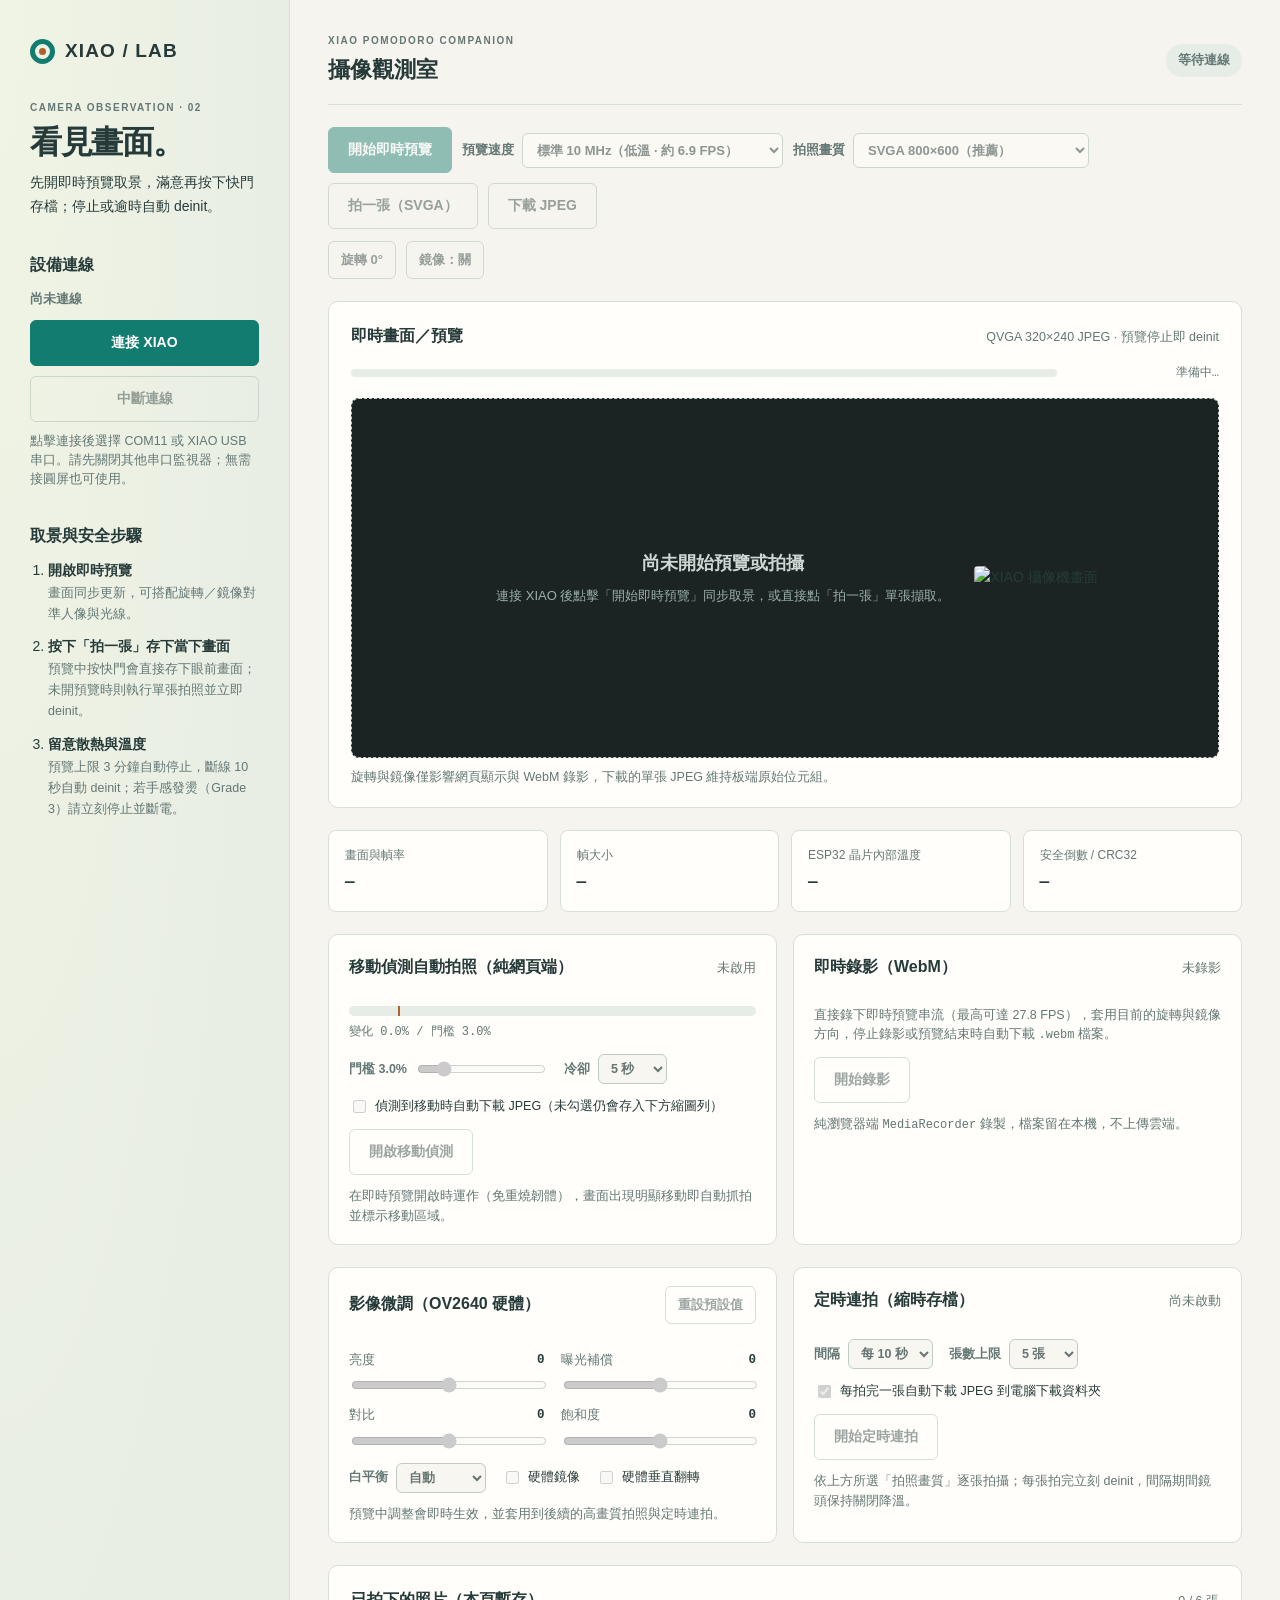
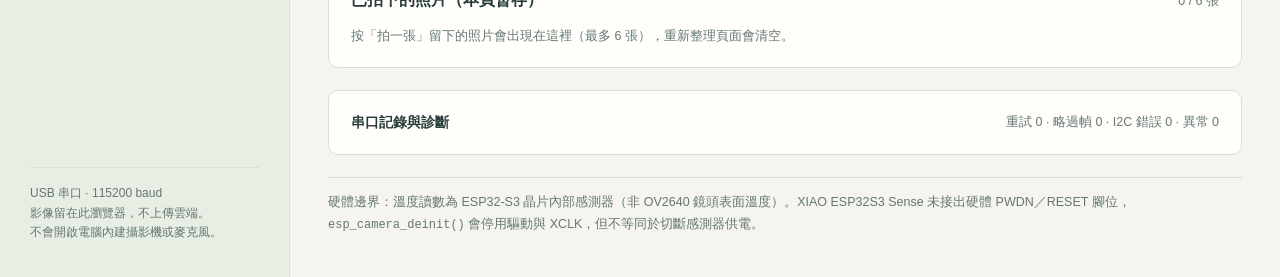
<file: tools/camera-monitor/index.html>
<!doctype html>
<html lang="zh-Hant">
<head>
  <meta charset="utf-8">
  <meta name="viewport" content="width=device-width, initial-scale=1">
  <title>XIAO 攝像觀測室</title>
  <link rel="stylesheet" href="styles.css">
  <script type="module" src="monitor.mjs"></script>
</head>
<body>
  <div class="workspace">
    <aside class="sidebar">
      <a class="brand" href="./" aria-label="XIAO 攝像觀測室首頁"><span class="brand-mark" aria-hidden="true"></span>XIAO / LAB</a>
      <div class="intro">
        <p class="eyebrow">CAMERA OBSERVATION · 02</p>
        <h1>看見畫面。</h1>
        <p>先開即時預覽取景，滿意再按下快門存檔；停止或逾時自動 deinit。</p>
      </div>
      <section class="connection" aria-labelledby="connection-heading">
        <h2 id="connection-heading">設備連線</h2>
        <p id="connection-state" class="connection-state" role="status">尚未連線</p>
        <button id="connect" class="primary">連接 XIAO</button>
        <button id="disconnect" class="secondary" disabled>中斷連線</button>
        <p id="connection-help" class="small">點擊連接後選擇 COM11 或 XIAO USB 串口。請先關閉其他串口監視器；無需接圓屏也可使用。</p>
        <p id="message" class="message" role="alert" hidden></p>
      </section>
      <section class="steps" aria-labelledby="steps-heading">
        <h2 id="steps-heading">取景與安全步驟</h2>
        <ol>
          <li><strong>開啟即時預覽</strong><span>畫面同步更新，可搭配旋轉／鏡像對準人像與光線。</span></li>
          <li><strong>按下「拍一張」存下當下畫面</strong><span>預覽中按快門會直接存下眼前畫面；未開預覽時則執行單張拍照並立即 deinit。</span></li>
          <li><strong>留意散熱與溫度</strong><span>預覽上限 3 分鐘自動停止，斷線 10 秒自動 deinit；若手感發燙（Grade 3）請立刻停止並斷電。</span></li>
        </ol>
      </section>
      <p class="local-note">USB 串口 · 115200 baud<br>影像留在此瀏覽器，不上傳雲端。<br>不會開啟電腦內建攝影機或麥克風。</p>
    </aside>
    <main>
      <header class="topbar">
        <div>
          <p class="eyebrow">XIAO POMODORO COMPANION</p>
          <h2>攝像觀測室</h2>
        </div>
        <span id="status-badge" class="badge" data-state="idle">等待連線</span>
      </header>

      <section class="controls" aria-label="預覽與拍照操作">
        <div class="controls-left">
          <button id="preview-toggle" class="primary" disabled>開始即時預覽</button>
          <label class="size-picker" for="preview-interval">
            <span>預覽速度</span>
            <select id="preview-interval" disabled>
              <option value="0" selected>標準 10 MHz（低溫 · 約 6.9 FPS）</option>
              <option value="0:FAST">極速測試 20 MHz 雙緩衝（測極速）</option>
              <option value="150">省電 10 MHz（150 ms · 約 6.4 FPS）</option>
            </select>
          </label>
          <label class="size-picker" for="capture-size">
            <span>拍照畫質</span>
            <select id="capture-size" disabled>
              <option value="SVGA" selected>SVGA 800×600（推薦）</option>
              <option value="UXGA">UXGA 1600×1200（200萬最高）</option>
              <option value="VGA">VGA 640×480</option>
              <option value="QVGA">QVGA 320×240</option>
              <option value="LIVE">預覽當下幀（320×240 瞬拍）</option>
            </select>
          </label>
          <button id="capture" class="secondary" disabled>拍一張</button>
          <button id="download" class="secondary" disabled>下載 JPEG</button>
        </div>
        <div class="controls-right">
          <button id="rotate" class="secondary small-btn" type="button" disabled>旋轉 0°</button>
          <button id="mirror" class="secondary small-btn" type="button" aria-pressed="false" disabled>鏡像：關</button>
        </div>
      </section>

      <section class="viewer-panel" aria-labelledby="viewer-heading">
        <div class="panel-title">
          <h2 id="viewer-heading">即時畫面／預覽</h2>
          <span id="viewer-subtitle">QVGA 320×240 JPEG · 預覽停止即 deinit</span>
        </div>
        <div class="progress-wrap" id="progress-wrap" hidden>
          <div class="progress-track"><div class="progress-bar" id="progress-bar"></div></div>
          <span id="progress-text" class="progress-text">準備中…</span>
        </div>
        <div class="stage" id="stage">
          <div id="empty-state" class="empty-state">
            <p class="empty-title">尚未開始預覽或拍攝</p>
            <p class="empty-sub">連接 XIAO 後點擊「開始即時預覽」同步取景，或直接點「拍一張」單張擷取。</p>
          </div>
          <div id="stage-frame" class="stage-frame" hidden>
            <img id="preview-image" alt="XIAO 攝像機畫面">
            <canvas id="motion-overlay" class="motion-overlay" width="320" height="240" hidden></canvas>
          </div>
          <span id="live-pill" class="live-pill" hidden>LIVE</span>
          <span id="rec-pill" class="rec-pill" hidden>REC 00:00</span>
        </div>
        <p id="transform-note" class="small">旋轉與鏡像僅影響網頁顯示與 WebM 錄影，下載的單張 JPEG 維持板端原始位元組。</p>
      </section>

      <section class="readout" aria-label="即時狀態與拍攝資訊">
        <div><span>畫面與幀率</span><strong id="meta-size">—</strong></div>
        <div><span>幀大小</span><strong id="meta-bytes">—</strong></div>
        <div><span>ESP32 晶片內部溫度</span><strong id="meta-temp">—</strong></div>
        <div><span>安全倒數 / CRC32</span><strong id="meta-verify">—</strong></div>
      </section>

      <section class="tools-grid" aria-label="移動偵測與即時錄影">
        <div class="tool-card">
          <div class="panel-title">
            <h2>移動偵測自動拍照（純網頁端）</h2>
            <span id="motion-status">未啟用</span>
          </div>
          <div class="motion-meter">
            <div class="motion-track">
              <div id="motion-bar" class="motion-bar"></div>
              <div id="motion-threshold-mark" class="motion-mark"></div>
            </div>
            <span id="motion-readout" class="motion-readout">變化 0.0% / 門檻 3.0%</span>
          </div>
          <div class="tune-row">
            <label class="inline-field" for="motion-threshold">
              <span>門檻 <strong id="val-motion-threshold">3.0%</strong></span>
              <input id="motion-threshold" type="range" min="0.5" max="15" step="0.5" value="3" disabled>
            </label>
            <label class="inline-field" for="motion-cooldown">
              <span>冷卻</span>
              <select id="motion-cooldown" disabled>
                <option value="3000">3 秒</option>
                <option value="5000" selected>5 秒</option>
                <option value="10000">10 秒</option>
              </select>
            </label>
          </div>
          <label class="check-field">
            <input id="motion-autodownload" type="checkbox" disabled>
            <span>偵測到移動時自動下載 JPEG（未勾選仍會存入下方縮圖列）</span>
          </label>
          <div class="timelapse-actions">
            <button id="motion-toggle" class="secondary" type="button" disabled>開啟移動偵測</button>
          </div>
          <p class="small">在即時預覽開啟時運作（免重燒韌體），畫面出現明顯移動即自動抓拍並標示移動區域。</p>
        </div>

        <div class="tool-card">
          <div class="panel-title">
            <h2>即時錄影（WebM）</h2>
            <span id="record-status">未錄影</span>
          </div>
          <p class="small">直接錄下即時預覽串流（最高可達 27.8 FPS），套用目前的旋轉與鏡像方向，停止錄影或預覽結束時自動下載 <code>.webm</code> 檔案。</p>
          <div class="timelapse-actions">
            <button id="record-toggle" class="secondary" type="button" disabled>開始錄影</button>
          </div>
          <p class="small">純瀏覽器端 <code>MediaRecorder</code> 錄製，檔案留在本機，不上傳雲端。</p>
        </div>
      </section>

      <section class="tools-grid" aria-label="影像微調與定時連拍">
        <div class="tool-card">
          <div class="panel-title">
            <h2>影像微調（OV2640 硬體）</h2>
            <button id="tune-reset" class="secondary small-btn" type="button" disabled>重設預設值</button>
          </div>
          <div class="tune-sliders">
            <label>
              <span>亮度 <strong id="val-brightness">0</strong></span>
              <input id="tune-brightness" type="range" min="-2" max="2" step="1" value="0" disabled>
            </label>
            <label>
              <span>曝光補償 <strong id="val-ae">0</strong></span>
              <input id="tune-ae" type="range" min="-2" max="2" step="1" value="0" disabled>
            </label>
            <label>
              <span>對比 <strong id="val-contrast">0</strong></span>
              <input id="tune-contrast" type="range" min="-2" max="2" step="1" value="0" disabled>
            </label>
            <label>
              <span>飽和度 <strong id="val-saturation">0</strong></span>
              <input id="tune-saturation" type="range" min="-2" max="2" step="1" value="0" disabled>
            </label>
          </div>
          <div class="tune-row">
            <label class="inline-field" for="tune-wb">
              <span>白平衡</span>
              <select id="tune-wb" disabled>
                <option value="0" selected>自動</option>
                <option value="1">晴天</option>
                <option value="2">陰天</option>
                <option value="3">辦公室</option>
                <option value="4">室內暖光</option>
              </select>
            </label>
            <label class="check-field"><input id="tune-hmirror" type="checkbox" disabled><span>硬體鏡像</span></label>
            <label class="check-field"><input id="tune-vflip" type="checkbox" disabled><span>硬體垂直翻轉</span></label>
          </div>
          <p class="small">預覽中調整會即時生效，並套用到後續的高畫質拍照與定時連拍。</p>
        </div>

        <div class="tool-card">
          <div class="panel-title">
            <h2>定時連拍（縮時存檔）</h2>
            <span id="timelapse-status">尚未啟動</span>
          </div>
          <div class="timelapse-fields">
            <label class="inline-field" for="timelapse-interval">
              <span>間隔</span>
              <select id="timelapse-interval" disabled>
                <option value="5">每 5 秒</option>
                <option value="10" selected>每 10 秒</option>
                <option value="30">每 30 秒</option>
                <option value="60">每 60 秒</option>
              </select>
            </label>
            <label class="inline-field" for="timelapse-count">
              <span>張數上限</span>
              <select id="timelapse-count" disabled>
                <option value="3">3 張</option>
                <option value="5" selected>5 張</option>
                <option value="10">10 張</option>
                <option value="20">20 張</option>
              </select>
            </label>
          </div>
          <label class="check-field timelapse-check">
            <input id="timelapse-autodownload" type="checkbox" checked disabled>
            <span>每拍完一張自動下載 JPEG 到電腦下載資料夾</span>
          </label>
          <div class="timelapse-actions">
            <button id="timelapse-toggle" class="secondary" type="button" disabled>開始定時連拍</button>
          </div>
          <p class="small">依上方所選「拍照畫質」逐張拍攝；每張拍完立刻 deinit，間隔期間鏡頭保持關閉降溫。</p>
        </div>
      </section>

      <section class="history-panel" aria-labelledby="history-heading">
        <div class="panel-title">
          <h2 id="history-heading">已拍下的照片（本頁暫存）</h2>
          <span id="history-count">0 / 6 張</span>
        </div>
        <div id="history-strip" class="history-strip">
          <p class="small">按「拍一張」留下的照片會出現在這裡（最多 6 張），重新整理頁面會清空。</p>
        </div>
      </section>

      <details class="diagnostics">
        <summary>串口記錄與診斷 <span id="diagnostic-summary">尚無記錄</span></summary>
        <p class="small">保留最近 120 行串口輸出（串流幀內容 `CAM FDATA` 不重複洗版）。I2C 或韌體錯誤會如實顯示。</p>
        <pre id="raw-log" tabindex="0" aria-label="最近串口記錄"></pre>
      </details>

      <footer>
        硬體邊界：溫度讀數為 ESP32-S3 晶片內部感測器（非 OV2640 鏡頭表面溫度）。XIAO ESP32S3 Sense 未接出硬體 PWDN／RESET 腳位，<code>esp_camera_deinit()</code> 會停用驅動與 XCLK，但不等同於切斷感測器供電。
      </footer>
    </main>
  </div>
</body>
</html>
</file>
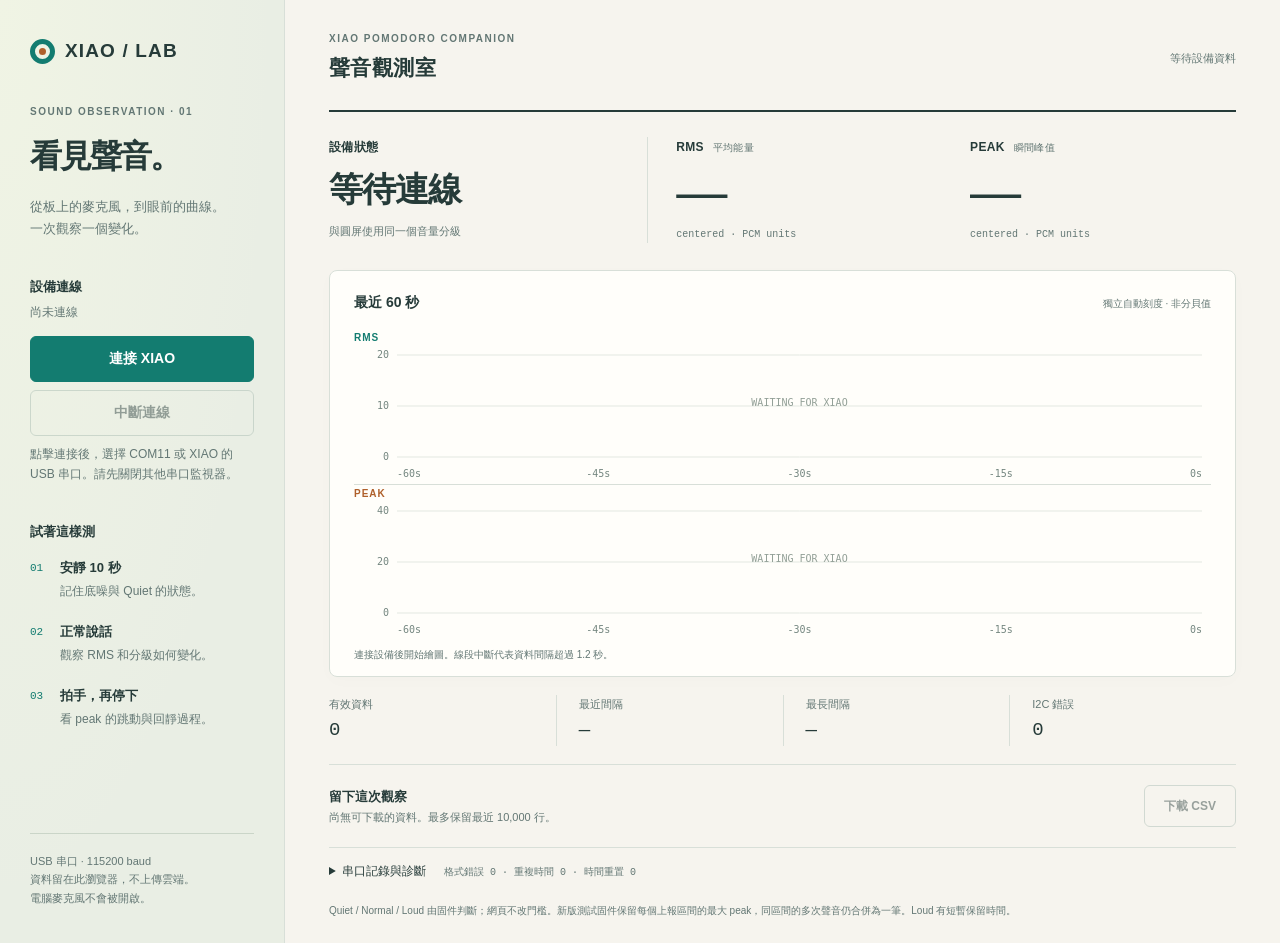
<file: tools/microphone-monitor/index.html>
<!doctype html>
<html lang="zh-Hant">
<head>
  <meta charset="utf-8">
  <meta name="viewport" content="width=device-width, initial-scale=1">
  <title>XIAO 聲音觀測室</title>
  <link rel="stylesheet" href="styles.css">
  <script type="module" src="monitor.mjs"></script>
</head>
<body>
  <div class="workspace">
    <aside class="sidebar">
      <a class="brand" href="./" aria-label="XIAO 聲音觀測室首頁"><span class="brand-mark" aria-hidden="true"></span>XIAO / LAB</a>
      <div class="intro"><p class="eyebrow">SOUND OBSERVATION · 01</p><h1>看見聲音。</h1><p>從板上的麥克風，到眼前的曲線。<br>一次觀察一個變化。</p></div>
      <section class="connection" aria-labelledby="connection-heading">
        <h2 id="connection-heading">設備連線</h2>
        <p id="connection-state" class="connection-state" role="status">尚未連線</p>
        <button id="connect" class="primary">連接 XIAO</button>
        <button id="disconnect" class="secondary" disabled>中斷連線</button>
        <p id="connection-help" class="small">點擊連接後，選擇 COM11 或 XIAO 的 USB 串口。請先關閉其他串口監視器。</p>
        <p id="message" class="message" role="alert" hidden></p>
      </section>
      <section class="steps" aria-labelledby="steps-heading"><h2 id="steps-heading">試著這樣測</h2>
        <ol><li><strong>安靜 10 秒</strong><span>記住底噪與 Quiet 的狀態。</span></li><li><strong>正常說話</strong><span>觀察 RMS 和分級如何變化。</span></li><li><strong>拍手，再停下</strong><span>看 peak 的跳動與回靜過程。</span></li></ol>
      </section>
      <p class="local-note">USB 串口 · 115200 baud<br>資料留在此瀏覽器，不上傳雲端。<br>電腦麥克風不會被開啟。</p>
    </aside>
    <main>
      <header class="topbar"><div><p class="eyebrow">XIAO POMODORO COMPANION</p><h2>聲音觀測室</h2></div><span id="freshness" class="freshness">等待設備資料</span></header>
      <section class="readout" aria-label="目前麥克風數據">
        <div class="level-block"><p class="metric-label">設備狀態</p><strong id="level" data-level="Off">等待資料</strong><p id="level-note">與圓屏使用同一個音量分級</p></div>
        <div><p class="metric-label">RMS <span>平均能量</span></p><strong id="rms" class="number">—</strong><p class="unit">centered · PCM units</p></div>
        <div><p class="metric-label">PEAK <span>瞬間峰值</span></p><strong id="peak" class="number">—</strong><p class="unit">centered · PCM units</p></div>
      </section>
      <section class="chart-panel" aria-labelledby="chart-heading">
        <div class="panel-title"><h2 id="chart-heading">最近 60 秒</h2><span>獨立自動刻度 · 非分貝值</span></div>
        <div class="chart"><span class="chart-name rms-color">RMS</span><canvas id="rms-chart" role="img" aria-label="最近 60 秒 RMS 折線圖"></canvas></div>
        <div class="chart"><span class="chart-name peak-color">PEAK</span><canvas id="peak-chart" role="img" aria-label="最近 60 秒 peak 折線圖"></canvas></div>
        <p id="chart-note" class="chart-note">連接設備後開始繪圖。線段中斷代表資料間隔超過 1.2 秒。</p>
      </section>
      <section class="health" aria-label="資料品質">
        <div><span>有效資料</span><strong id="row-count">0</strong></div><div><span>最近間隔</span><strong id="interval">—</strong></div><div><span>最長間隔</span><strong id="max-gap">—</strong></div><div id="i2c-stat"><span>I2C 錯誤</span><strong id="i2c-count">0</strong></div>
      </section>
      <section class="data-actions"><div><h2>留下這次觀察</h2><p id="retention">尚無可下載的資料。最多保留最近 10,000 行。</p></div><button id="download" class="secondary" disabled>下載 CSV</button></section>
      <details class="diagnostics"><summary>串口記錄與診斷 <span id="diagnostic-summary">尚無記錄</span></summary><p class="small">保留最近 120 行。I2C 訊息會計數，不會當成音量資料；網頁不會自動判定硬體測試通過。</p><pre id="raw-log" tabindex="0" aria-label="最近串口記錄"></pre></details>
      <footer>Quiet / Normal / Loud 由固件判斷；網頁不改門檻。新版測試固件保留每個上報區間的最大 peak，同區間的多次聲音仍合併為一筆。Loud 有短暫保留時間。</footer>
    </main>
  </div>
</body>
</html>
</file>
<file: tools/camera-monitor/styles.css>
:root {
  --paper: #f6f4ee;
  --ink: #263b39;
  --muted: #637774;
  --line: #d8dfd8;
  --teal: #137c70;
  --amber: #af602b;
  --danger: #ad3d32;
  --white: #fffefa;
  --display: "Bahnschrift", "Microsoft JhengHei", sans-serif;
  --body: "Microsoft JhengHei", "Noto Sans TC", sans-serif;
  --mono: "Cascadia Code", Consolas, monospace;
}

* { box-sizing: border-box; }

body {
  margin: 0;
  background: var(--paper);
  color: var(--ink);
  font-family: var(--body);
  font-size: 14px;
  line-height: 1.7;
}

button, a { -webkit-tap-highlight-color: transparent; }

button {
  font: inherit;
  font-weight: 700;
  cursor: pointer;
  border-radius: 6px;
  padding: 10px 19px;
  transition: background .15s, border-color .15s;
}

button:disabled {
  cursor: not-allowed;
  opacity: .45;
}

button:focus-visible, a:focus-visible, summary:focus-visible, pre:focus-visible {
  outline: 3px solid #d78b45;
  outline-offset: 4px;
}

button.primary {
  background: var(--teal);
  border: 1px solid var(--teal);
  color: #fff;
}

button.primary:hover:not(:disabled) { background: #09695e; }

button.secondary {
  background: transparent;
  border: 1px solid #a4b8af;
  color: var(--ink);
}

button.secondary:hover:not(:disabled) { background: #e6ede4; }
button.danger-btn {
  background: var(--danger);
  border: 1px solid var(--danger);
  color: #fff;
}
button.danger-btn:hover:not(:disabled) { background: #922e24; }
button.small-btn { padding: 7px 12px; font-size: 13px; font-weight: 600; }

p, h1, h2 { margin: 0; }
h2 { font-size: 16px; font-weight: 700; }
strong { font-weight: 650; }
code { font-family: var(--mono); font-size: 12px; }

.workspace {
  max-width: 1440px;
  margin: 0 auto;
  display: grid;
  grid-template-columns: 290px minmax(0, 1fr);
  min-height: 100vh;
}

.sidebar {
  padding: 35px 30px;
  background: radial-gradient(ellipse at 0 0, #f0f4e4 0, transparent 68%), #e9eee4;
  border-right: 1px solid var(--line);
  display: flex;
  flex-direction: column;
  gap: 32px;
}

.brand {
  font-family: var(--display);
  font-size: 19px;
  font-weight: 600;
  letter-spacing: .06em;
  color: var(--ink);
  text-decoration: none;
  display: flex;
  align-items: center;
  gap: 10px;
}

.brand-mark {
  width: 25px;
  height: 25px;
  border: 5px solid var(--teal);
  border-radius: 50%;
  position: relative;
}

.brand-mark:after {
  content: "";
  position: absolute;
  inset: 4px;
  background: var(--amber);
  border-radius: 50%;
}

.eyebrow {
  font-family: var(--display);
  font-size: 10px;
  letter-spacing: .15em;
  color: var(--muted);
  font-weight: 600;
}

.intro h1 {
  font-family: var(--display);
  font-size: 32px;
  letter-spacing: -.04em;
  line-height: 1.15;
  margin: 8px 0 10px;
}

.connection {
  display: flex;
  flex-direction: column;
  gap: 10px;
}

.connection-state {
  font-size: 13px;
  color: var(--muted);
  font-weight: 600;
}

.small {
  font-size: 12.5px;
  color: var(--muted);
  line-height: 1.55;
}

.message {
  padding: 10px 12px;
  border-radius: 6px;
  background: #fbeae7;
  border: 1px solid #e6b8b0;
  color: var(--danger);
  font-size: 13px;
  line-height: 1.5;
}

.steps ol {
  margin: 10px 0 0;
  padding-left: 18px;
  display: flex;
  flex-direction: column;
  gap: 10px;
}

.steps li span {
  display: block;
  font-size: 12.5px;
  color: var(--muted);
}

.local-note {
  margin-top: auto;
  padding-top: 16px;
  border-top: 1px solid var(--line);
  font-size: 12px;
  color: var(--muted);
  line-height: 1.6;
}

main {
  padding: 32px 38px 42px;
  display: flex;
  flex-direction: column;
  gap: 22px;
}

.topbar {
  display: flex;
  justify-content: space-between;
  align-items: center;
  gap: 16px;
  border-bottom: 1px solid var(--line);
  padding-bottom: 16px;
}

.topbar h2 {
  font-size: 22px;
  margin-top: 2px;
}

.badge {
  font-size: 12.5px;
  font-weight: 700;
  padding: 6px 12px;
  border-radius: 999px;
  background: #e6ece6;
  color: var(--muted);
  white-space: nowrap;
}

.badge[data-state="ready"] { background: #dff1ec; color: var(--teal); }
.badge[data-state="busy"] { background: #f8ebd8; color: var(--amber); }
.badge[data-state="error"] { background: #fbeae7; color: var(--danger); }

.controls {
  display: flex;
  justify-content: space-between;
  align-items: center;
  flex-wrap: wrap;
  gap: 12px;
}

.controls-left, .controls-right {
  display: flex;
  align-items: center;
  gap: 10px;
  flex-wrap: wrap;
}

.size-picker {
  display: inline-flex;
  align-items: center;
  gap: 8px;
  font-size: 13px;
  color: var(--muted);
  font-weight: 600;
}

.size-picker select {
  font: inherit;
  color: var(--ink);
  background: var(--white);
  border: 1px solid #a4b8af;
  border-radius: 6px;
  padding: 8px 10px;
}

.size-picker select:disabled {
  opacity: .5;
  cursor: not-allowed;
}

.viewer-panel, .history-panel, .diagnostics {
  background: var(--white);
  border: 1px solid var(--line);
  border-radius: 10px;
  padding: 20px 22px;
}

.panel-title {
  display: flex;
  justify-content: space-between;
  align-items: baseline;
  gap: 12px;
  margin-bottom: 14px;
}

.panel-title span {
  font-size: 12.5px;
  color: var(--muted);
}

.progress-wrap {
  display: flex;
  align-items: center;
  gap: 12px;
  margin-bottom: 14px;
}

.progress-track {
  flex: 1;
  height: 8px;
  background: #e6ece6;
  border-radius: 999px;
  overflow: hidden;
}

.progress-bar {
  height: 100%;
  width: 0%;
  background: var(--teal);
  transition: width .08s linear;
}

.progress-text {
  font-family: var(--mono);
  font-size: 12px;
  color: var(--muted);
  min-width: 150px;
  text-align: right;
}

.stage {
  position: relative;
  min-height: 360px;
  border: 1px dashed #c4cfc6;
  border-radius: 8px;
  background: #1b2423;
  display: flex;
  align-items: center;
  justify-content: center;
  overflow: hidden;
  padding: 14px;
  margin-bottom: 10px;
}

.live-pill {
  position: absolute;
  top: 12px;
  left: 12px;
  padding: 3px 10px;
  border-radius: 999px;
  background: rgba(19, 124, 112, 0.92);
  color: #fff;
  font-family: var(--mono);
  font-size: 11px;
  font-weight: 700;
  letter-spacing: .08em;
}

.rec-pill {
  position: absolute;
  top: 12px;
  right: 12px;
  padding: 3px 10px;
  border-radius: 999px;
  background: rgba(173, 61, 50, 0.94);
  color: #fff;
  font-family: var(--mono);
  font-size: 11px;
  font-weight: 700;
  letter-spacing: .08em;
}

.stage-frame {
  position: relative;
  display: inline-flex;
  align-items: center;
  justify-content: center;
  transition: transform .15s ease;
}

.motion-overlay {
  position: absolute;
  inset: 0;
  width: 100%;
  height: 100%;
  pointer-events: none;
}

.empty-state {
  text-align: center;
  color: #cdd8d5;
  padding: 24px;
}

.empty-title {
  font-size: 18px;
  font-weight: 700;
  margin-bottom: 6px;
}

.empty-sub {
  font-size: 13px;
  color: #9cb0ab;
}

#preview-image {
  display: block;
  max-width: 100%;
  max-height: 460px;
  width: auto;
  height: auto;
  border-radius: 4px;
  image-rendering: auto;
}

.motion-meter {
  display: flex;
  flex-direction: column;
  gap: 6px;
}

.motion-track {
  position: relative;
  height: 10px;
  background: #e6ece6;
  border-radius: 999px;
  overflow: hidden;
}

.motion-bar {
  height: 100%;
  width: 0%;
  background: var(--teal);
  transition: width .08s linear, background .12s;
}

.motion-bar.triggered {
  background: var(--danger);
}

.motion-mark {
  position: absolute;
  top: 0;
  bottom: 0;
  width: 2px;
  left: 16%;
  background: var(--amber);
}

.motion-readout {
  font-family: var(--mono);
  font-size: 12px;
  color: var(--muted);
}

.readout {
  display: grid;
  grid-template-columns: repeat(4, minmax(0, 1fr));
  gap: 12px;
}

.readout > div {
  background: var(--white);
  border: 1px solid var(--line);
  border-radius: 8px;
  padding: 14px 16px;
}

.readout span {
  display: block;
  font-size: 12px;
  color: var(--muted);
}

.readout strong {
  display: block;
  font-family: var(--mono);
  font-size: 16px;
  margin-top: 4px;
  color: var(--ink);
}

.tools-grid {
  display: grid;
  grid-template-columns: repeat(2, minmax(0, 1fr));
  gap: 16px;
}

.tool-card {
  background: var(--white);
  border: 1px solid var(--line);
  border-radius: 10px;
  padding: 18px 20px;
  display: flex;
  flex-direction: column;
  gap: 12px;
}

.tune-sliders {
  display: grid;
  grid-template-columns: repeat(2, minmax(0, 1fr));
  gap: 10px 16px;
}

.tune-sliders label {
  display: flex;
  flex-direction: column;
  gap: 4px;
  font-size: 12.5px;
  color: var(--muted);
}

.tune-sliders label span {
  display: flex;
  justify-content: space-between;
}

.tune-sliders strong {
  font-family: var(--mono);
  color: var(--ink);
}

.tune-sliders input[type="range"] {
  accent-color: var(--teal);
  width: 100%;
}

.tune-row, .timelapse-fields {
  display: flex;
  align-items: center;
  flex-wrap: wrap;
  gap: 12px 16px;
}

.inline-field {
  display: inline-flex;
  align-items: center;
  gap: 8px;
  font-size: 12.5px;
  color: var(--muted);
  font-weight: 600;
}

.inline-field select {
  font: inherit;
  color: var(--ink);
  background: var(--paper);
  border: 1px solid #a4b8af;
  border-radius: 6px;
  padding: 6px 8px;
}

.check-field {
  display: inline-flex;
  align-items: center;
  gap: 6px;
  font-size: 12.5px;
  color: var(--ink);
  cursor: pointer;
}

.check-field input { accent-color: var(--teal); }
.timelapse-actions { display: flex; gap: 10px; align-items: center; }

.history-strip {
  display: flex;
  gap: 12px;
  flex-wrap: wrap;
}

.thumb {
  border: 2px solid var(--line);
  border-radius: 8px;
  padding: 6px;
  background: var(--paper);
  display: flex;
  flex-direction: column;
  gap: 4px;
  width: 124px;
  text-align: left;
}

.thumb.selected { border-color: var(--teal); background: #eaf4f1; }

.thumb img {
  width: 100%;
  height: 82px;
  object-fit: cover;
  border-radius: 4px;
  background: #1b2423;
}

.thumb span {
  font-family: var(--mono);
  font-size: 11px;
  color: var(--muted);
}

.diagnostics summary {
  cursor: pointer;
  font-weight: 700;
  display: flex;
  justify-content: space-between;
  align-items: center;
  gap: 10px;
}

.diagnostics summary span {
  font-weight: 400;
  font-size: 12.5px;
  color: var(--muted);
}

#raw-log {
  margin: 12px 0 0;
  padding: 12px;
  background: #1d2625;
  color: #dce6e3;
  border-radius: 6px;
  font-family: var(--mono);
  font-size: 12px;
  line-height: 1.5;
  max-height: 220px;
  overflow: auto;
  white-space: pre-wrap;
  word-break: break-all;
}

footer {
  font-size: 12.5px;
  color: var(--muted);
  border-top: 1px solid var(--line);
  padding-top: 14px;
}

@media (max-width: 960px) {
  .workspace { grid-template-columns: 1fr; }
  .sidebar { border-right: 0; border-bottom: 1px solid var(--line); }
  .readout { grid-template-columns: repeat(2, minmax(0, 1fr)); }
  .tools-grid { grid-template-columns: 1fr; }
  main { padding: 24px 20px 32px; }
}
</file>
<file: tools/microphone-monitor/styles.css>
:root {
  --paper:#f6f4ee;
  --ink:#263b39;
  --muted:#637774;
  --line:#d8dfd8;
  --teal:#137c70;
  --amber:#af602b;
  --danger:#ad3d32;
  --white:#fffefa;
  --display:"Bahnschrift","Microsoft JhengHei",sans-serif;
  --body:"Microsoft JhengHei","Noto Sans TC",sans-serif;
  --mono:"Cascadia Code",Consolas,monospace;
}
* {
  box-sizing:border-box;
}
body {
  margin:0;
  background:var(--paper);
  color:var(--ink);
  font-family:var(--body);
  font-size:14px;
  line-height:1.7;
}
button,a {
  -webkit-tap-highlight-color:transparent;
}
button {
  font:inherit;
  font-weight:700;
  cursor:pointer;
  border-radius:6px;
  padding:10px 19px;
  transition:background .15s;
}
button:disabled {
  cursor:not-allowed;
  opacity:.45;
}
button:focus-visible,a:focus-visible,summary:focus-visible,pre:focus-visible {
  outline:3px solid #d78b45;
  outline-offset:4px;
}
button.primary {
  background:var(--teal);
  border:1px solid var(--teal);
  color:white;
}
button.primary:hover:not(:disabled) {
  background:#09695e;
}
button.secondary {
  background:transparent;
  border:1px solid #a4b8af;
  color:var(--ink);
}
button.secondary:hover:not(:disabled) {
  background:#e6ede4;
}
p,h1,h2 {
  margin:0;
}
h2 {
  font-size:16px;
  font-weight:700;
}
strong {
  font-weight:650;
}
.workspace {
  max-width:1500px;
  margin:0 auto;
  display:grid;
  grid-template-columns:285px minmax(0,1fr);
  min-height:100vh;
}
.sidebar {
  padding:35px 30px;
  background:radial-gradient(ellipse at 0 0,#f0f4e4 0,transparent 68%),#e9eee4;
  border-right:1px solid var(--line);
  display:flex;
  flex-direction:column;
  gap:36px;
}
.brand {
  font-family:var(--display);
  font-size:19px;
  font-weight:600;
  letter-spacing:.06em;
  color:var(--ink);
  text-decoration:none;
  display:flex;
  align-items:center;
  gap:10px;
}
.brand-mark {
  width:25px;
  height:25px;
  border:5px solid var(--teal);
  border-radius:50%;
  position:relative;
}
.brand-mark:after {
  content:"";
  position:absolute;
  inset:4px;
  background:var(--amber);
  border-radius:50%;
}
.eyebrow {
  font-family:var(--display);
  font-size:10px;
  letter-spacing:.15em;
  color:var(--muted);
  font-weight:600;
}
.intro h1 {
  font-family:var(--display);
  font-size:32px;
  letter-spacing:-.06em;
  margin:9px 0 12px;
}
.intro>p:last-child {
  font-size:13px;
  color:var(--muted);
}
.connection h2,.steps h2 {
  font-size:13px;
}
.connection-state {
  font-size:12px;
  color:var(--muted);
  margin:4px 0 14px;
}
.connection button {
  display:block;
  width:100%;
  margin-bottom:8px;
}
.small {
  font-size:12px;
  color:var(--muted);
}
.message {
  font-size:12px;
  color:var(--danger);
  margin-top:10px;
  overflow-wrap:anywhere;
}
.steps ol {
  margin:14px 0 0;
  padding:0;
  list-style:none;
  counter-reset:step;
}
.steps li {
  position:relative;
  padding-left:30px;
  margin:0 0 18px;
  counter-increment:step;
}
.steps li:before {
  content:counter(step,decimal-leading-zero);
  position:absolute;
  left:0;
  color:var(--teal);
  font-family:var(--mono);
  font-size:11px;
  top:2px;
}
.steps strong {
  display:block;
  font-size:13px;
}
.steps span {
  font-size:12px;
  color:var(--muted);
}
.local-note {
  font-size:11px;
  color:var(--muted);
  margin-top:auto;
  border-top:1px solid #cad5c8;
  padding-top:18px;
}
main {
  padding:30px 44px 24px;
  min-width:0;
}
.topbar {
  display:flex;
  align-items:center;
  justify-content:space-between;
  gap:18px;
  margin-bottom:24px;
}
.topbar h2 {
  font-size:21px;
  letter-spacing:.02em;
  margin-top:3px;
}
.freshness {
  font-size:11px;
  color:var(--muted);
  white-space:nowrap;
}
.freshness[data-live="true"] {
  color:var(--teal);
}
.readout {
  display:grid;
  grid-template-columns:1.2fr 1fr 1fr;
  gap:28px;
  border-top:2px solid var(--ink);
  padding:25px 0 27px;
}
.metric-label {
  font-family:var(--display);
  font-size:12px;
  font-weight:600;
  letter-spacing:.03em;
}
.metric-label span {
  font-family:var(--body);
  font-size:10px;
  color:var(--muted);
  margin-left:5px;
  font-weight:400;
}
.number {
  display:block;
  font-family:var(--display);
  font-size:clamp(35px,4vw,58px);
  font-weight:500;
  line-height:1.35;
  font-variant-numeric:tabular-nums;
  letter-spacing:-.04em;
}
.unit {
  font-family:var(--mono);
  font-size:10px;
  color:var(--muted);
}
.level-block {
  border-right:1px solid var(--line);
}
#level {
  display:block;
  font-family:var(--display);
  font-size:34px;
  line-height:1.9;
  letter-spacing:-.025em;
}
#level[data-level="Quiet"] {
  color:var(--teal);
}
#level[data-level="Normal"] {
  color:#527b33;
}
#level[data-level="Loud"] {
  color:var(--amber);
}
#level-note {
  font-size:11px;
  color:var(--muted);
}
.chart-panel {
  border:1px solid var(--line);
  border-radius:8px;
  background:var(--white);
  padding:20px 24px 13px;
  box-shadow:0 4px 18px #263b3904;
}
.panel-title {
  display:flex;
  justify-content:space-between;
  align-items:center;
  gap:15px;
  margin-bottom:14px;
}
.panel-title h2 {
  font-size:14px;
}
.panel-title span {
  font-size:10px;
  color:var(--muted);
}
.chart {
  position:relative;
  padding-top:18px;
}
.chart+.chart {
  border-top:1px solid var(--line);
  margin-top:2px;
}
.chart-name {
  position:absolute;
  top:0;
  left:0;
  font-family:var(--display);
  font-weight:600;
  font-size:10px;
  letter-spacing:.1em;
}
.rms-color {
  color:var(--teal);
}
.peak-color {
  color:var(--amber);
}
canvas {
  display:block;
  width:100%;
  height:135px;
}
.chart-note {
  font-size:10px;
  color:var(--muted);
  margin-top:8px;
}
.health {
  display:grid;
  grid-template-columns:repeat(4,1fr);
  border-bottom:1px solid var(--line);
  padding:18px 0;
}
.health>div {
  padding-left:22px;
  border-left:1px solid var(--line);
}
.health>div:first-child {
  padding-left:0;
  border:0;
}
.health span {
  display:block;
  font-size:11px;
  color:var(--muted);
}
.health strong {
  font-family:var(--mono);
  font-size:19px;
  font-weight:500;
}
.health .has-errors strong {
  color:var(--danger);
}
.data-actions {
  display:flex;
  align-items:center;
  justify-content:space-between;
  gap:20px;
  padding:20px 0;
}
.data-actions h2 {
  font-size:13px;
}
.data-actions p {
  font-size:11px;
  color:var(--muted);
}
.data-actions button {
  white-space:nowrap;
  font-size:12px;
}
.diagnostics {
  border-top:1px solid var(--line);
  padding-top:13px;
  font-size:12px;
}
.diagnostics summary {
  cursor:pointer;
}
.diagnostics summary span {
  font-family:var(--mono);
  font-size:10px;
  color:var(--muted);
  margin-left:15px;
}
.diagnostics .small {
  margin-top:8px;
}
pre {
  white-space:pre-wrap;
  overflow-wrap:anywhere;
  height:185px;
  overflow:auto;
  background:#edf0e9;
  padding:12px;
  font:11px/1.6 var(--mono);
  border-radius:4px;
}
footer {
  font-size:10px;
  color:var(--muted);
  padding-top:20px;
}
.topbar,.readout,.chart-panel {
  animation:arrive .35s ease-out both;
}
.readout {
  animation-delay:.05s;
}
.chart-panel {
  animation-delay:.1s;
}
@keyframes arrive {
  from {
    opacity:0;
    transform:translateY(5px);
  }
  to {
    opacity:1;
    transform:none;
  }
}
@media(min-width:1450px) {
  main {
    padding:40px 60px;
  }
  canvas {
    height:170px;
  }
}
@media(max-width:900px) {
  .workspace {
    grid-template-columns:225px minmax(0,1fr);
  }
  .sidebar {
    padding:24px 20px;
    gap:24px;
  }
  main {
    padding:24px;
  }
  .readout {
    gap:16px;
  }
  #level {
    font-size:27px;
  }
  .number {
    font-size:38px;
  }
  .metric-label span {
    display:block;
    margin:0;
  }
  .health>div {
    padding-left:12px;
  }
  .health strong {
    font-size:16px;
  }
}
@media(max-width:660px) {
  .workspace {
    display:block;
  }
  .sidebar {
    padding:20px;
    display:block;
    border-right:0;
    border-bottom:1px solid var(--line);
  }
  .intro {
    margin-top:14px;
  }
  .intro h1 {
    font-size:27px;
    margin:5px 0;
  }
  .intro>p:last-child {
    display:none;
  }
  .connection {
    margin-top:15px;
  }
  .connection button {
    display:inline-block;
    width:auto;
    margin:0 8px 8px 0;
  }
  .connection h2,.connection-state {
    display:inline;
    margin-right:10px;
  }
  .connection-state:after {
    content:"";
    display:block;
    margin-bottom:10px;
  }
  .steps {
    margin-top:12px;
  }
  .steps ol {
    display:flex;
    gap:12px;
    flex-wrap:wrap;
    margin-top:8px;
  }
  .steps li {
    flex:1;
    min-width:85px;
    margin:0;
    padding-left:22px;
  }
  .steps span {
    display:none;
  }
  .steps strong {
    font-size:12px;
  }
  .local-note {
    margin-top:14px;
    padding-top:10px;
    font-size:10px;
  }
  .local-note br {
    display:none;
  }
  .topbar {
    margin-bottom:14px;
    align-items:flex-start;
  }
  main {
    padding:22px 18px;
  }
  .topbar h2 {
    font-size:18px;
  }
  .eyebrow {
    font-size:8px;
  }
  .freshness {
    font-size:10px;
  }
  .readout {
    grid-template-columns:1.1fr 1fr 1fr;
    gap:12px;
    padding:17px 0;
  }
  .metric-label {
    font-size:11px;
  }
  .number {
    font-size:31px;
  }
  #level {
    font-size:23px;
    line-height:1.8;
  }
  .unit,#level-note {
    font-size:9px;
  }
  .chart-panel {
    padding:16px 12px 12px;
  }
  .panel-title span {
    font-size:9px;
  }
  .health span {
    font-size:10px;
  }
  .health strong {
    font-size:13px;
  }
  .health>div {
    padding-left:10px;
  }
  .data-actions {
    align-items:flex-start;
  }
  .data-actions button {
    padding:8px 11px;
  }
  .diagnostics summary span {
    display:block;
    margin-left:16px;
  }
  .message {
    max-width:100%;
  }
}
@media(prefers-reduced-motion:reduce) {
  *,*:before,*:after {
    animation:none!important;
    transition:none!important;
  }
}
</file>
